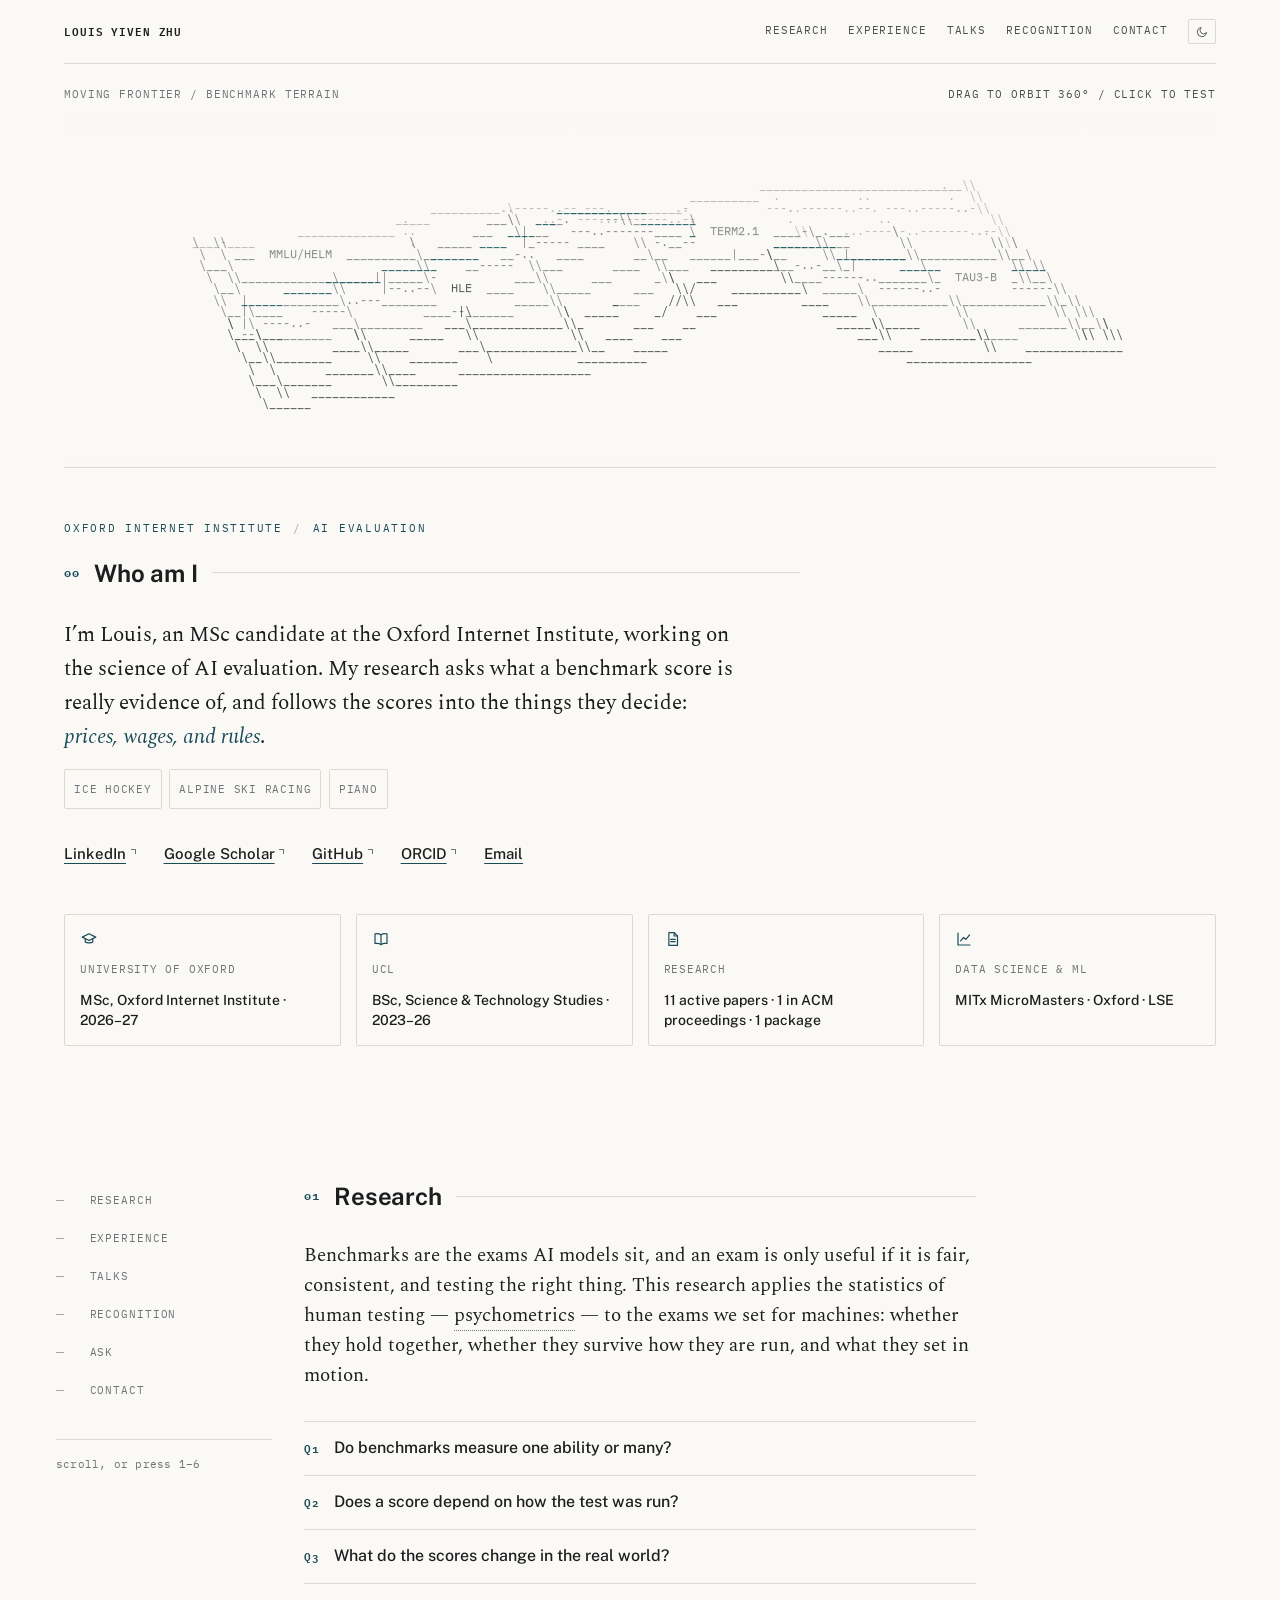
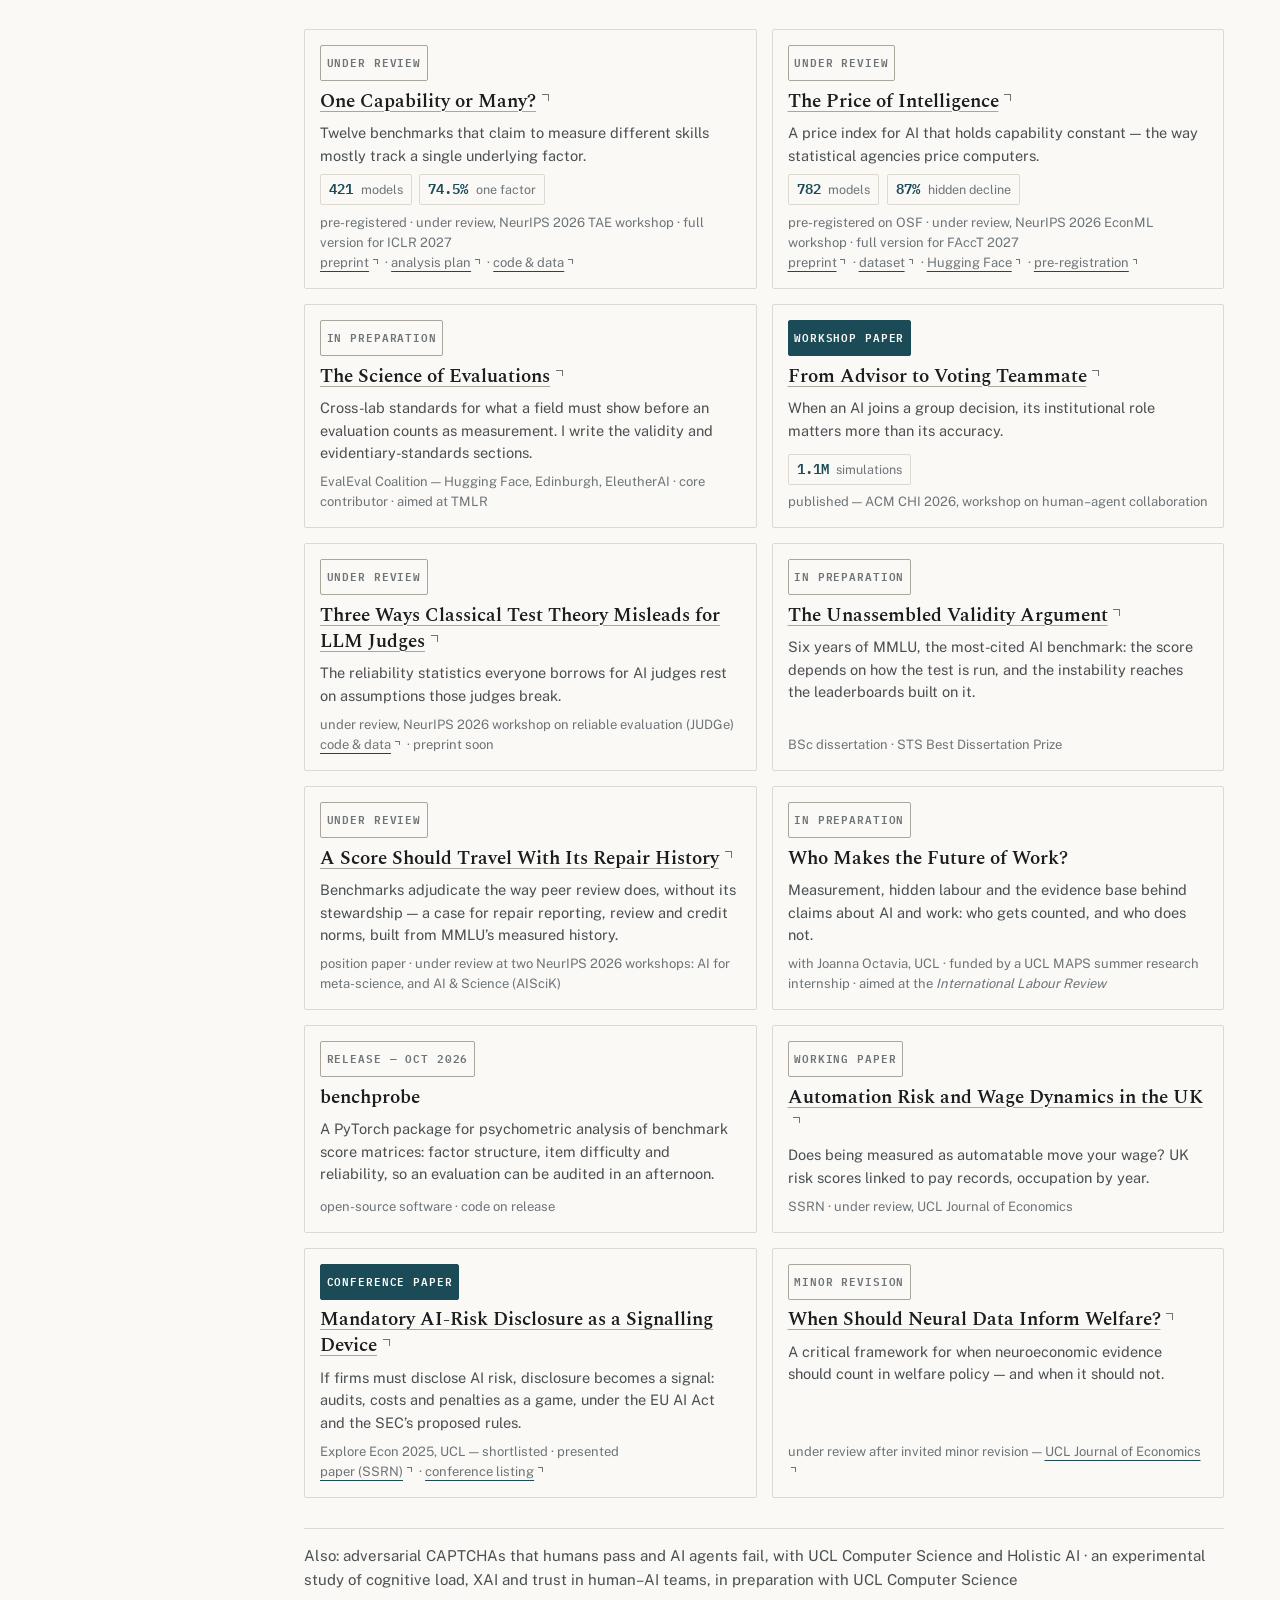
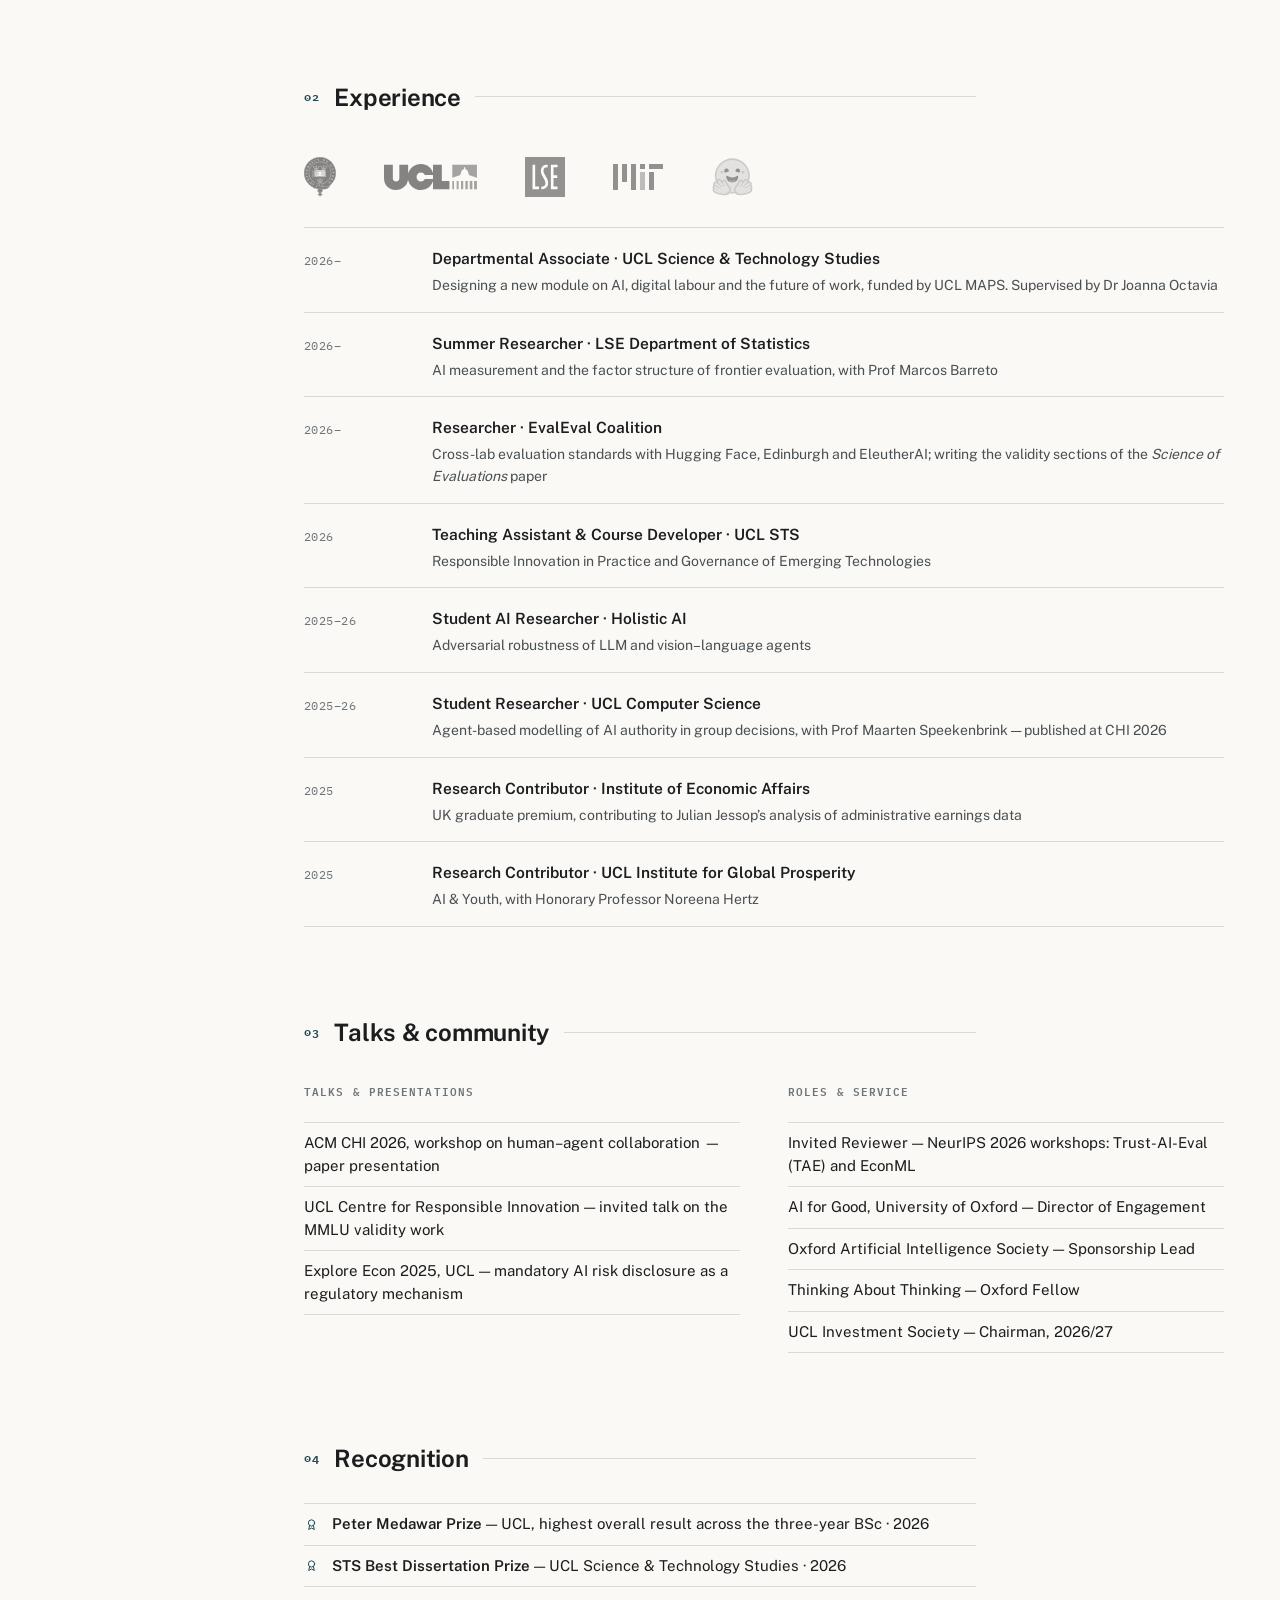
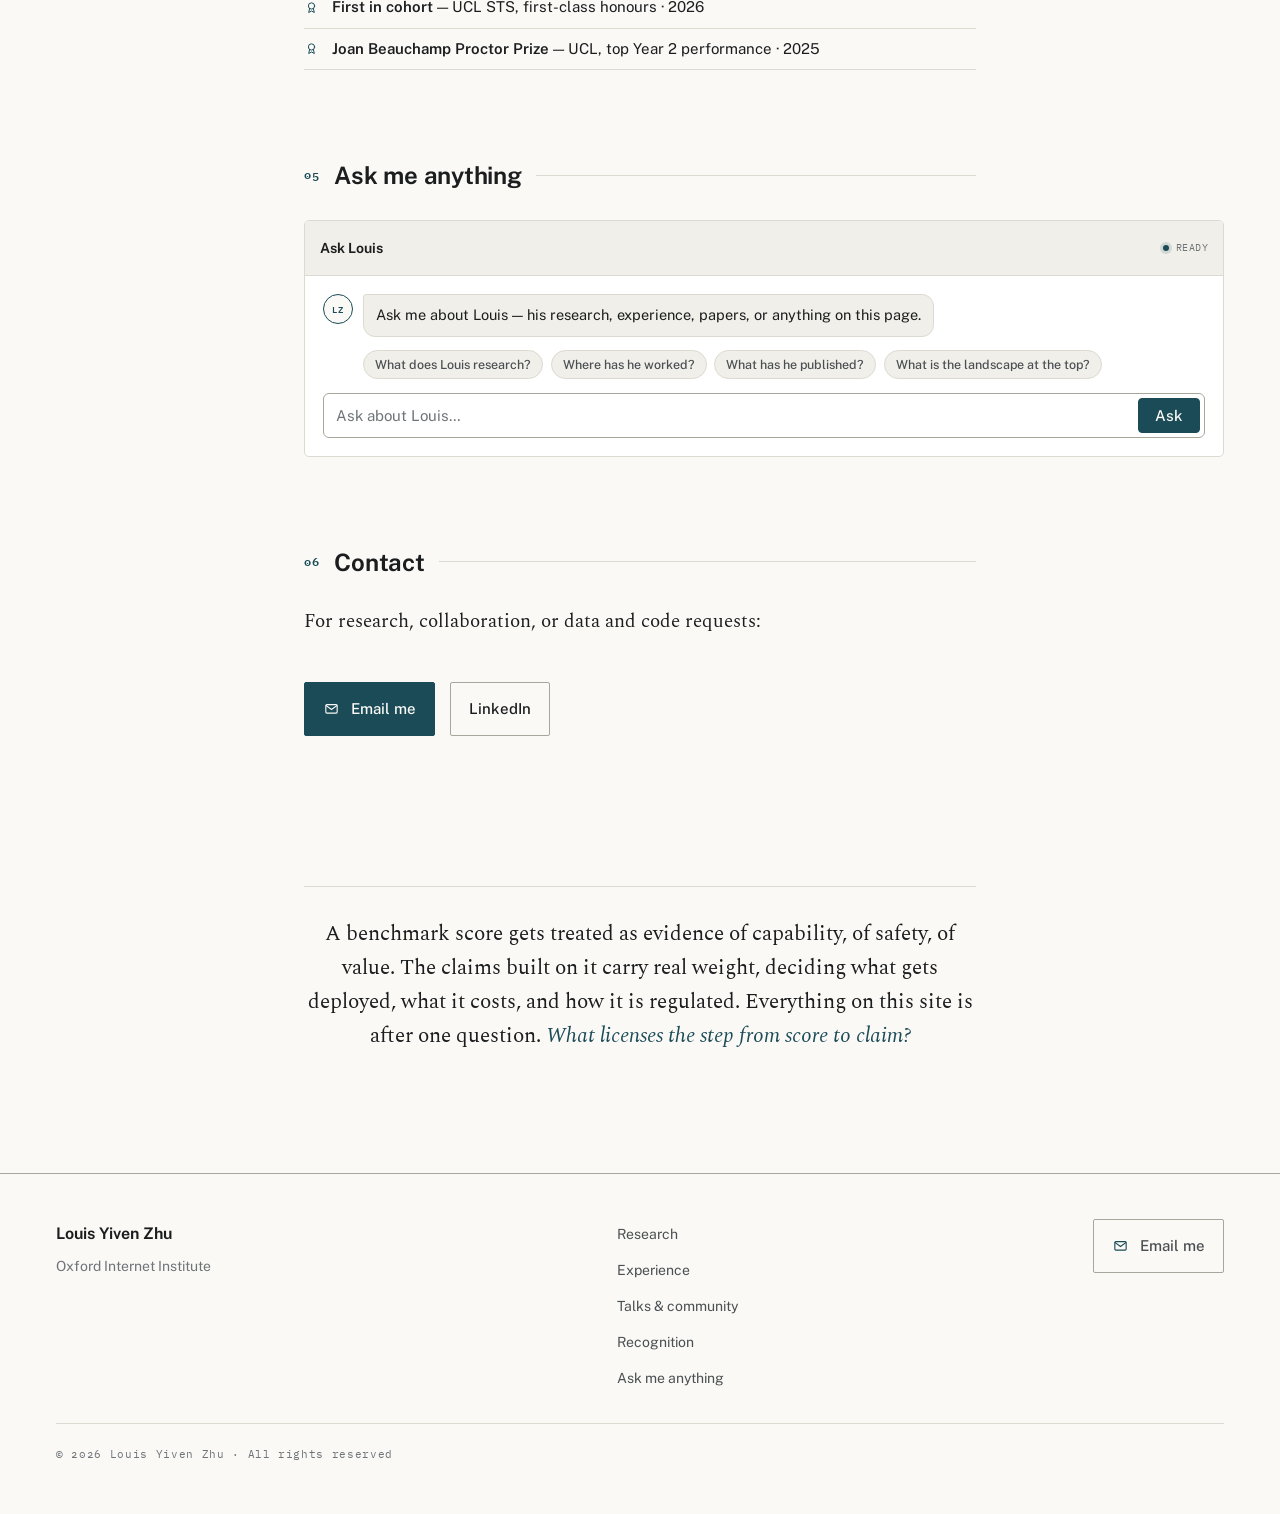
<file: index.html>
<!doctype html>
<html lang="en">
<head>
<meta charset="utf-8">
<meta name="viewport" content="width=device-width, initial-scale=1">
<title>Louis Yiven Zhu</title>
<meta name="description" content="Louis Yiven Zhu — researcher in AI evaluation and measurement. Oxford Internet Institute. Do benchmark scores deserve the weight they carry?">
<meta name="theme-color" content="#FAF9F6">

<link rel="canonical" href="https://louisyzhu.github.io/">
<meta name="author" content="Louis Yiven Zhu">

<!-- who this page is about, for search engines -->
<script type="application/ld+json">
{
  "@context": "https://schema.org",
  "@type": "Person",
  "name": "Louis Yiven Zhu",
  "alternateName": ["Louis Zhu", "Yiven Zhu"],
  "url": "https://louisyzhu.github.io/",
  "jobTitle": "MSc candidate, Oxford Internet Institute",
  "affiliation": { "@type": "CollegeOrUniversity", "name": "University of Oxford" },
  "alumniOf": { "@type": "CollegeOrUniversity", "name": "UCL" },
  "knowsAbout": ["AI evaluation", "psychometrics", "benchmark validity", "economics of AI"],
  "email": "mailto:yiven.zhu@oii.ox.ac.uk",
  "sameAs": [
    "https://www.linkedin.com/in/yiven-z",
    "https://scholar.google.com/citations?user=XCeO1nIAAAAJ",
    "https://github.com/louisyzhu",
    "https://orcid.org/0009-0001-5579-0340"
  ]
}
</script>
<meta property="og:type" content="website">
<meta property="og:url" content="https://louisyzhu.github.io/">
<meta property="og:title" content="Louis Yiven Zhu">
<meta property="og:description" content="Researcher in AI evaluation and measurement — do benchmark scores deserve the weight they carry? Oxford Internet Institute.">
<meta property="og:image" content="https://louisyzhu.github.io/img/og.png">
<meta name="twitter:card" content="summary_large_image">
<meta name="twitter:title" content="Louis Yiven Zhu">
<meta name="twitter:description" content="Researcher in AI evaluation and measurement — do benchmark scores deserve the weight they carry? Oxford Internet Institute.">
<link rel="icon" href="data:image/svg+xml,%3Csvg xmlns='http://www.w3.org/2000/svg' viewBox='0 0 16 16'%3E%3Crect width='16' height='16' fill='%23FAF9F6'/%3E%3Cg fill='%231B4B57'%3E%3Crect x='1' y='1' width='3' height='3'/%3E%3Crect x='5' y='1' width='3' height='3'/%3E%3Crect x='9' y='1' width='3' height='3' opacity='.55'/%3E%3Crect x='13' y='1' width='2' height='3' opacity='.2'/%3E%3Crect x='1' y='5' width='3' height='3'/%3E%3Crect x='5' y='5' width='3' height='3' opacity='.55'/%3E%3Crect x='9' y='5' width='3' height='3' opacity='.2'/%3E%3Crect x='1' y='9' width='3' height='3' opacity='.55'/%3E%3Crect x='5' y='9' width='3' height='3' opacity='.2'/%3E%3Crect x='1' y='13' width='3' height='2' opacity='.2'/%3E%3C/g%3E%3C/svg%3E">

<!-- runs before first paint so a stored theme never flashes -->
<script>var t=localStorage.getItem('theme');if(t)document.documentElement.style.colorScheme=t;</script>

<link rel="preload" href="fonts/spectral-400.woff2" as="font" type="font/woff2" crossorigin>
<link rel="preload" href="fonts/spectral-600.woff2" as="font" type="font/woff2" crossorigin>
<link rel="preload" href="fonts/public-sans-var.woff2" as="font" type="font/woff2" crossorigin>
<link rel="preload" href="fonts/plex-mono-400.woff2" as="font" type="font/woff2" crossorigin>
<link rel="stylesheet" href="styles.css">
</head>
<body id="top">

<svg style="display:none" aria-hidden="true">
  <symbol id="i-cap" viewBox="0 0 24 24"><path d="M3 9.5L12 5l9 4.5-9 4.5-9-4.5z"/><path d="M7 11.8V16c1.8 1.6 8.2 1.6 10 0v-4.2"/></symbol>
  <symbol id="i-award" viewBox="0 0 24 24"><circle cx="12" cy="9.5" r="5"/><path d="M9 13.8L7.5 20l4.5-2.4L16.5 20 15 13.8"/></symbol>
  <symbol id="i-doc" viewBox="0 0 24 24"><path d="M6.5 3.5h7L18 8v12.5H6.5z"/><path d="M13.5 3.5V8H18"/><path d="M9 12.5h6M9 15.5h6"/></symbol>
  <symbol id="i-chart" viewBox="0 0 24 24"><path d="M4 4v16h16"/><path d="M7.5 14.5l4-4.5 3 2.5 5-6"/></symbol>
  <symbol id="i-box" viewBox="0 0 24 24"><path d="M4.5 8L12 4l7.5 4v8L12 20l-7.5-4z"/><path d="M4.5 8L12 12l7.5-4M12 12v8"/></symbol>
  <symbol id="i-shield" viewBox="0 0 24 24"><path d="M12 3.5l7 2.8V12c0 4.5-3 7-7 8.5-4-1.5-7-4-7-8.5V6.3z"/><path d="M9 11.8l2.2 2.2 4-4.4"/></symbol>
  <symbol id="i-book" viewBox="0 0 24 24"><path d="M12 6.5C10 4.8 7 4.5 4 5v13c3-.5 6-.2 8 1.5 2-1.7 5-2 8-1.5V5c-3-.5-6-.2-8 1.5z"/><path d="M12 6.5v13"/></symbol>
  <symbol id="i-mail" viewBox="0 0 24 24"><rect x="4" y="6.5" width="16" height="12" rx="1.5"/><path d="M4.5 8l7.5 5.5L19.5 8"/></symbol>
  <symbol id="i-moon" viewBox="0 0 24 24"><path d="M19.5 13.5A7.8 7.8 0 1110.5 4.5a6.2 6.2 0 009 9z"/></symbol>
</svg>

<a class="skip-link" href="#research">Skip to content</a>
<div class="progress" aria-hidden="true"><b></b></div>

<div class="topbar">
  <p class="wordmark"><a href="#top">Louis Yiven Zhu</a></p>
  <nav aria-label="Primary">
    <a href="#research">research</a>
    <a href="#experience">experience</a>
    <a href="#talks">talks</a>
    <a href="#recognition">recognition</a>
    <a href="#contact">contact</a>
    <button class="icon-btn" id="theme" type="button" aria-label="Invert colours"><svg class="icon"><use href="#i-moon"/></svg></button>
  </nav>
</div>

<!-- ================================================================
     HERO — the moving frontier.
     A live, three-dimensional benchmark landscape drawn only in typed
     characters. Its highlighted frontier moves as the terrain changes;
     hover bends it, dragging changes the view, and clicking sends an
     evaluation pulse across the surface.
     ================================================================ -->
<header class="hero-wrap" id="intro">
  <figure class="banner" id="field" data-scene="frontier" role="img" tabindex="0" aria-label="An interactive three-dimensional ASCII landscape. A raised capability frontier moves across labeled regions for real AI evaluations as the terrain changes. Hover deforms the surface, drag horizontally to orbit through 360 degrees, and click to send an evaluation pulse. Arrow keys orbit the scene and Enter sends the same pulse.">
    <noscript><style>.banner .stack{display:none}.banner{border:0}</style></noscript>
    <div class="banner-head" aria-hidden="true">
      <span>Moving frontier / benchmark terrain</span>
      <span class="hint frontier-readout">drag to orbit 360&deg; &middot; click to test</span>
    </div>
    <div class="stack" aria-hidden="true">
      <pre class="l-far"></pre>
      <pre class="l-ghost"></pre>
      <pre class="l-mid"></pre>
      <pre class="l-near"></pre>
      <pre class="crest"></pre>
      <div class="mist"></div>
    </div>
  </figure>

  <div class="hero">
    <p class="eyebrow"><span>Oxford Internet Institute</span><span class="eyebrow-sep" aria-hidden="true">/</span><span>AI Evaluation</span></p>
    <h1 class="sec-h"><span class="n">00</span>Who am I</h1>
    <p class="lede">I&rsquo;m Louis, an MSc candidate at the Oxford Internet Institute, working on the science of AI evaluation. My research asks what a benchmark score is really evidence of, and follows the scores into the things they decide: <em>prices, wages, and rules</em>.</p>
    <p class="offdesk"><span>ice hockey</span><span>alpine ski racing</span><span>piano</span></p>
    <div class="utility">
      <a class="ext" href="https://www.linkedin.com/in/yiven-z">LinkedIn</a>
      <a class="ext" href="https://scholar.google.com/citations?user=XCeO1nIAAAAJ&amp;hl=en">Google Scholar</a>
      <a class="ext" href="https://github.com/louisyzhu">GitHub</a>
      <a class="ext" href="https://orcid.org/0009-0001-5579-0340">ORCID</a>
      <a href="mailto:yiven.zhu@oii.ox.ac.uk">Email</a>
    </div>
  </div>

  <ul class="facts">
    <li class="fact"><svg class="icon"><use href="#i-cap"/></svg><span class="fact-k">University of Oxford</span><span class="fact-v">MSc, Oxford Internet Institute &middot; 2026&ndash;27</span></li>
    <li class="fact"><svg class="icon"><use href="#i-book"/></svg><span class="fact-k">UCL</span><span class="fact-v">BSc, Science &amp; Technology Studies &middot; 2023&ndash;26</span></li>
    <li class="fact"><svg class="icon"><use href="#i-doc"/></svg><span class="fact-k">Research</span><span class="fact-v">11 active papers &middot; 1 in ACM proceedings &middot; 1 package</span></li>
    <li class="fact"><svg class="icon"><use href="#i-chart"/></svg><span class="fact-k">Data Science &amp; ML</span><span class="fact-v">MITx MicroMasters &middot; Oxford &middot; LSE</span></li>
  </ul>
</header>

<main>

  <nav class="spine" aria-label="Sections">
    <ol>
      <li><a href="#research"><span>research</span></a></li>
      <li><a href="#experience"><span>experience</span></a></li>
      <li><a href="#talks"><span>talks</span></a></li>
      <li><a href="#recognition"><span>recognition</span></a></li>
      <li><a href="#ask"><span>ask</span></a></li>
      <li><a href="#contact"><span>contact</span></a></li>
    </ol>
    <p class="legend">scroll, or press 1&ndash;6</p>
  </nav>

  <!-- ============================================================ -->
  <section id="research">
    <h2><span class="n">01</span>Research</h2>

    <p>Benchmarks are the exams AI models sit, and an exam is only useful if it is fair, consistent, and testing the right thing. This research applies the statistics of human testing &mdash; <span class="pop term" tabindex="0">psychometrics<span class="pop-body" role="note">The statistical field behind standardised testing: how to tell whether a test is reliable, comparable, and measuring what it claims.</span></span> &mdash; to the exams we set for machines: whether they hold together, whether they survive how they are run, and what they set in motion.</p>

    <ol class="qlist">
      <li><span class="q-n">Q1</span>Do benchmarks measure one ability or many?</li>
      <li><span class="q-n">Q2</span>Does a score depend on how the test was run?</li>
      <li><span class="q-n">Q3</span>What do the scores change in the real world?</li>
    </ol>

    <div class="pubs">
      <article class="pub">
        <div class="pub-top"><span class="status is-pending">under review</span></div>
        <h3 class="pub-title"><a class="ext" href="https://arxiv.org/abs/2608.29420">One Capability or Many?</a></h3>
        <p>Twelve benchmarks that claim to measure different skills mostly track a single underlying factor.</p>
        <p class="stat-row">
          <span class="pop"><span class="stat-chip" tabindex="0"><b>421</b> models</span><span class="pop-body" role="note">Hash-pinned frontier model configurations in the frozen twelve-benchmark battery.</span></span>
          <span class="pop"><span class="stat-chip" tabindex="0"><b>74.5%</b> one factor</span><span class="pop-body" role="note">Share of common variance on the first factor, exploratory factor analysis. As reported in the manuscript.</span></span>
        </p>
        <p class="pub-meta">pre-registered &middot; under review, NeurIPS 2026 TAE workshop &middot; full version for ICLR 2027<br><a class="ext" href="https://arxiv.org/abs/2608.29420">preprint</a> &middot; <a class="ext" href="https://doi.org/10.17605/OSF.IO/VD34J">analysis plan</a> &middot; <a class="ext" href="https://github.com/louisyzhu/frontier-ai-economic-validity">code &amp; data</a></p>
      </article>

      <article class="pub">
        <div class="pub-top"><span class="status is-pending">under review</span></div>
        <h3 class="pub-title"><a class="ext" href="https://arxiv.org/abs/2608.29843">The Price of Intelligence</a></h3>
        <p>A price index for AI that holds capability constant &mdash; the way statistical agencies price computers.</p>
        <p class="stat-row">
          <span class="pop"><span class="stat-chip" tabindex="0"><b>782</b> models</span><span class="pop-body" role="note">Models in the frozen 31-month price panel, each observation with source URL and archive timestamp.</span></span>
          <span class="pop"><span class="stat-chip" tabindex="0"><b>87%</b> hidden decline</span><span class="pop-body" role="note">Share of the measured decline in the price of capability that standard matched-model methods cannot see, because it arrives through new models rather than price cuts on old ones.</span></span>
        </p>
        <p class="pub-meta">pre-registered on OSF &middot; under review, NeurIPS 2026 EconML workshop &middot; full version for FAccT 2027<br><a class="ext" href="https://arxiv.org/abs/2608.29843">preprint</a> &middot; <a class="ext" href="https://doi.org/10.5281/zenodo.22177190">dataset</a> &middot; <a class="ext" href="https://huggingface.co/datasets/louisyzhu/price-of-intelligence">Hugging Face</a> &middot; <a class="ext" href="https://doi.org/10.17605/OSF.IO/5UQJ2">pre-registration</a></p>
      </article>

      <article class="pub">
        <div class="pub-top"><span class="status is-pending">in preparation</span></div>
        <h3 class="pub-title"><a class="ext" href="https://evalevalai.com">The Science of Evaluations</a></h3>
        <p>Cross-lab standards for what a field must show before an evaluation counts as measurement. I write the validity and evidentiary-standards sections.</p>
        <p class="pub-meta">EvalEval Coalition &mdash; Hugging Face, Edinburgh, EleutherAI &middot; core contributor &middot; aimed at TMLR</p>
      </article>

      <article class="pub">
        <div class="pub-top"><span class="status is-published">workshop paper</span></div>
        <h3 class="pub-title"><a class="ext" href="https://chi26workshop-human-agent-collaboration.hailab.io/assets/papers/36%20-%20From%20Advisor%20to%20Voting%20Teammate%20Institutional%20Authority%20and%20Information%20Structures%20of%20AI%20Agents%20in%20Bounded-Rational%20Human%20Groups.pdf">From Advisor to Voting Teammate</a></h3>
        <p>When an AI joins a group decision, its institutional role matters more than its accuracy.</p>
        <p class="stat-row">
          <span class="pop"><span class="stat-chip" tabindex="0"><b>1.1M</b> simulations</span><span class="pop-body" role="note">Runs of the agent-based model across authority structures and information conditions.</span></span>
        </p>
        <p class="pub-meta">published &mdash; ACM CHI 2026, workshop on human&ndash;agent collaboration</p>
      </article>

      <article class="pub">
        <div class="pub-top"><span class="status is-pending">under review</span></div>
        <h3 class="pub-title"><a class="ext" href="https://github.com/louisyzhu/llm-judge-reliability">Three Ways Classical Test Theory Misleads for LLM Judges</a></h3>
        <p>The reliability statistics everyone borrows for AI judges rest on assumptions those judges break.</p>
        <p class="pub-meta">under review, NeurIPS 2026 workshop on reliable evaluation (JUDGe)<br><a class="ext" href="https://github.com/louisyzhu/llm-judge-reliability">code &amp; data</a> &middot; preprint soon</p>
      </article>

      <article class="pub">
        <div class="pub-top"><span class="status is-pending">in preparation</span></div>
        <h3 class="pub-title"><a class="ext" href="https://drive.google.com/file/d/16Pul0tHNa0pGW-a8w9Y53BetsqL0BqaO/view">The Unassembled Validity Argument</a></h3>
        <p>Six years of MMLU, the most-cited AI benchmark: the score depends on how the test is run, and the instability reaches the leaderboards built on it.</p>
        <p class="pub-meta">BSc dissertation &middot; STS Best Dissertation Prize</p>
      </article>

      <article class="pub">
        <div class="pub-top"><span class="status is-pending">under review</span></div>
        <h3 class="pub-title"><a class="ext" href="https://doi.org/10.31235/osf.io/7bg8r_v1">A Score Should Travel With Its Repair History</a></h3>
        <p>Benchmarks adjudicate the way peer review does, without its stewardship &mdash; a case for repair reporting, review and credit norms, built from MMLU&rsquo;s measured history.</p>
        <p class="pub-meta">position paper &middot; under review at two NeurIPS 2026 workshops: AI for meta-science, and AI &amp; Science (AISciK)</p>
      </article>

      <article class="pub">
        <div class="pub-top"><span class="status is-pending">in preparation</span></div>
        <h3 class="pub-title">Who Makes the Future of Work?</h3>
        <p>Measurement, hidden labour and the evidence base behind claims about AI and work: who gets counted, and who does not.</p>
        <p class="pub-meta">with Joanna Octavia, UCL &middot; funded by a UCL MAPS summer research internship &middot; aimed at the <em>International Labour Review</em></p>
      </article>

      <article class="pub">
        <div class="pub-top"><span class="status is-pending">release &mdash; Oct 2026</span></div>
        <h3 class="pub-title">benchprobe</h3>
        <p>A PyTorch package for psychometric analysis of benchmark score matrices: factor structure, item difficulty and reliability, so an evaluation can be audited in an afternoon.</p>
        <p class="pub-meta">open-source software &middot; code on release</p>
      </article>

      <article class="pub">
        <div class="pub-top"><span class="status is-pending">working paper</span></div>
        <h3 class="pub-title"><a class="ext" href="https://doi.org/10.2139/ssrn.5736503">Automation Risk and Wage Dynamics in the UK</a></h3>
        <p>Does being measured as automatable move your wage? UK risk scores linked to pay records, occupation by year.</p>
        <p class="pub-meta">SSRN &middot; under review, UCL Journal of Economics</p>
      </article>

      <article class="pub">
        <div class="pub-top"><span class="status is-published">conference paper</span></div>
        <h3 class="pub-title"><a class="ext" href="https://doi.org/10.2139/ssrn.5736722">Mandatory AI-Risk Disclosure as a Signalling Device</a></h3>
        <p>If firms must disclose AI risk, disclosure becomes a signal: audits, costs and penalties as a game, under the EU AI Act and the SEC&rsquo;s proposed rules.</p>
        <p class="pub-meta">Explore Econ 2025, UCL &mdash; shortlisted &middot; presented<br>
        <a class="ext" href="https://doi.org/10.2139/ssrn.5736722">paper (SSRN)</a> &middot; <a class="ext" href="https://www.ucl.ac.uk/social-historical-sciences/explore-econ-shortlisted-submissions-2025">conference listing</a></p>
      </article>

      <article class="pub">
        <div class="pub-top"><span class="status is-pending">minor revision</span></div>
        <h3 class="pub-title"><a class="ext" href="https://doi.org/10.48550/arXiv.2511.19548">When Should Neural Data Inform Welfare?</a></h3>
        <p>A critical framework for when neuroeconomic evidence should count in welfare policy &mdash; and when it should not.</p>
        <p class="pub-meta">under review after invited minor revision &mdash; <a class="ext" href="https://student-journals.ucl.ac.uk/UJE/">UCL Journal of Economics</a></p>
      </article>
    </div>

    <p class="also">Also: adversarial CAPTCHAs that humans pass and AI agents fail, with UCL&nbsp;Computer&nbsp;Science and Holistic&nbsp;AI &middot; an experimental study of cognitive load, XAI and trust in human&ndash;AI teams, in preparation with UCL&nbsp;Computer&nbsp;Science</p>
  </section>

  <!-- ============================================================ -->
  <section id="experience">
    <h2><span class="n">02</span>Experience</h2>

    <div class="orgs" aria-label="Institutions">
      <img src="img/oxford.svg" alt="University of Oxford" class="org org-tall">
      <img src="img/ucl.svg" alt="UCL" class="org">
      <img src="img/lse.svg" alt="LSE" class="org org-tall">
      <img src="img/mit.svg" alt="MIT" class="org">
      <img src="img/hf.svg" alt="Hugging Face" class="org org-tall">
    </div>

    <div class="xp-list">
      <div class="xp">
        <span class="xp-when">2026&ndash;</span>
        <div class="xp-body">
          <p class="xp-role">Departmental Associate &middot; UCL Science &amp; Technology Studies</p>
          <p class="xp-desc">Designing a new module on AI, digital labour and the future of work, funded by UCL MAPS. Supervised by Dr Joanna Octavia</p>
        </div>
      </div>
      <div class="xp">
        <span class="xp-when">2026&ndash;</span>
        <div class="xp-body">
          <p class="xp-role">Summer Researcher &middot; LSE Department of Statistics</p>
          <p class="xp-desc">AI measurement and the factor structure of frontier evaluation, with Prof Marcos Barreto</p>
        </div>
      </div>
      <div class="xp">
        <span class="xp-when">2026&ndash;</span>
        <div class="xp-body">
          <p class="xp-role">Researcher &middot; EvalEval Coalition</p>
          <p class="xp-desc">Cross-lab evaluation standards with Hugging Face, Edinburgh and EleutherAI; writing the validity sections of the <em>Science of Evaluations</em> paper</p>
        </div>
      </div>
      <div class="xp">
        <span class="xp-when">2026</span>
        <div class="xp-body">
          <p class="xp-role">Teaching Assistant &amp; Course Developer &middot; UCL STS</p>
          <p class="xp-desc">Responsible Innovation in Practice and Governance of Emerging Technologies</p>
        </div>
      </div>
      <div class="xp">
        <span class="xp-when">2025&ndash;26</span>
        <div class="xp-body">
          <p class="xp-role">Student AI Researcher &middot; Holistic AI</p>
          <p class="xp-desc">Adversarial robustness of LLM and vision&ndash;language agents</p>
        </div>
      </div>
      <div class="xp">
        <span class="xp-when">2025&ndash;26</span>
        <div class="xp-body">
          <p class="xp-role">Student Researcher &middot; UCL Computer Science</p>
          <p class="xp-desc">Agent-based modelling of AI authority in group decisions, with Prof Maarten Speekenbrink &mdash; published at CHI 2026</p>
        </div>
      </div>
      <div class="xp">
        <span class="xp-when">2025</span>
        <div class="xp-body">
          <p class="xp-role">Research Contributor &middot; Institute of Economic Affairs</p>
          <p class="xp-desc">UK graduate premium, contributing to Julian Jessop&rsquo;s analysis of administrative earnings data</p>
        </div>
      </div>
      <div class="xp">
        <span class="xp-when">2025</span>
        <div class="xp-body">
          <p class="xp-role">Research Contributor &middot; UCL Institute for Global Prosperity</p>
          <p class="xp-desc">AI &amp; Youth, with Honorary Professor Noreena Hertz</p>
        </div>
      </div>
    </div>
  </section>

  <!-- ============================================================ -->
  <section id="talks">
    <h2><span class="n">03</span>Talks &amp; community</h2>

    <div class="cols-2">
      <div>
        <h3 class="mini-h">Talks &amp; presentations</h3>
        <ul class="plain-list">
          <li>ACM CHI 2026, workshop on human&ndash;agent collaboration &mdash; paper presentation</li>
          <li>UCL Centre for Responsible Innovation &mdash; invited talk on the MMLU validity work</li>
          <li>Explore Econ 2025, UCL &mdash; mandatory AI risk disclosure as a regulatory mechanism</li>
        </ul>
      </div>
      <div>
        <h3 class="mini-h">Roles &amp; service</h3>
        <ul class="plain-list">
          <li>Invited Reviewer &mdash; NeurIPS 2026 workshops: Trust-AI-Eval (TAE) and EconML</li>
          <li>AI for Good, University of Oxford &mdash; Director of Engagement</li>
          <li>Oxford Artificial Intelligence Society &mdash; Sponsorship Lead</li>
          <li>Thinking About Thinking &mdash; Oxford Fellow</li>
          <li>UCL Investment Society &mdash; Chairman, 2026/27</li>
        </ul>
      </div>
    </div>
  </section>

  <!-- ============================================================ -->
  <section id="recognition">
    <h2><span class="n">04</span>Recognition</h2>

    <ul class="plain-list award-list">
      <li><svg class="icon"><use href="#i-award"/></svg><span><strong>Peter Medawar Prize</strong> &mdash; UCL, highest overall result across the three-year BSc &middot; 2026</span></li>
      <li><svg class="icon"><use href="#i-award"/></svg><span><strong>STS Best Dissertation Prize</strong> &mdash; UCL Science &amp; Technology Studies &middot; 2026</span></li>
      <li><svg class="icon"><use href="#i-award"/></svg><span><strong>First in cohort</strong> &mdash; UCL STS, first-class honours &middot; 2026</span></li>
      <li><svg class="icon"><use href="#i-award"/></svg><span><strong>Joan Beauchamp Proctor Prize</strong> &mdash; UCL, top Year 2 performance &middot; 2025</span></li>
    </ul>
  </section>

  <!-- ============================================================ -->
  <section id="ask">
    <h2><span class="n">05</span>Ask me anything</h2>

    <div class="chat">
      <div class="chat-head">
        <div>
          <strong>Ask Louis</strong>
        </div>
        <span class="chat-state"><i></i>ready</span>
      </div>
      <div class="chat-log" id="chat-log" aria-live="polite"></div>
      <div class="chat-chips" id="chat-chips">
        <button type="button">What does Louis research?</button>
        <button type="button">Where has he worked?</button>
        <button type="button">What has he published?</button>
        <button type="button">What is the landscape at the top?</button>
      </div>
      <form class="chat-bar" id="chat-form">
        <input id="chat-in" type="text" placeholder="Ask about Louis&hellip;" autocomplete="off" aria-label="Ask a question about Louis">
        <button class="email-card" type="submit">Ask</button>
      </form>
    </div>
  </section>

  <!-- ============================================================ -->
  <section id="contact">
    <h2><span class="n">06</span>Contact</h2>

    <p>For research, collaboration, or data and code requests:</p>

    <p class="email"><a class="email-card" href="mailto:yiven.zhu@oii.ox.ac.uk"><svg class="icon"><use href="#i-mail"/></svg>Email me</a>
    <a class="email-card" href="https://www.linkedin.com/in/yiven-z">LinkedIn</a></p>
  </section>

</main>

<aside class="outro">
  <p>A benchmark score gets treated as evidence of capability, of safety, of value. The claims built on it carry real weight, deciding what gets deployed, what it costs, and how it is regulated. Everything on this site is after one question. <em>What licenses the step from score to claim?</em></p>
</aside>

<footer class="page-footer">
  <div class="foot-grid">
    <div>
      <p class="foot-name">Louis Yiven Zhu</p>
      <p class="foot-sub">Oxford Internet Institute</p>
    </div>
    <nav class="foot-toc" aria-label="Footer">
      <a href="#research">Research</a>
      <a href="#experience">Experience</a>
      <a href="#talks">Talks &amp; community</a>
      <a href="#recognition">Recognition</a>
      <a href="#ask">Ask me anything</a>
    </nav>
    <div class="foot-contact">
      <a class="email-card" href="mailto:yiven.zhu@oii.ox.ac.uk"><svg class="icon"><use href="#i-mail"/></svg>Email me</a>
    </div>
  </div>
  <p class="foot-legal">&copy; 2026 Louis Yiven Zhu &middot; All rights reserved</p>
</footer>

<script src="banner.js"></script>
<script src="site.js"></script>
<script src="ask.js"></script>
</body>
</html>
</file>
<file: styles.css>
/* =====================================================================
   Louis Yiven Zhu — personal site
   hand-written. no build step. no framework. no CDN.

   Bone paper, one petrol ink for meaning, Spectral for prose,
   Public Sans for labels, Plex Mono for data. Margins sit on a 30px
   grid; colour is never decorative.
   ===================================================================== */

/* ------------------------------------------------------------------ */
/* 0. FACES — all SIL OFL, all first-party                             */
/* ------------------------------------------------------------------ */

@font-face {
  font-family: "Spectral";
  src: url("fonts/spectral-400.woff2") format("woff2");
  font-weight: 400; font-style: normal; font-display: swap;
}
@font-face {
  font-family: "Spectral";
  src: url("fonts/spectral-400i.woff2") format("woff2");
  font-weight: 400; font-style: italic; font-display: swap;
}
@font-face {
  font-family: "Spectral";
  src: url("fonts/spectral-600.woff2") format("woff2");
  font-weight: 600; font-style: normal; font-display: swap;
}
@font-face {
  font-family: "Public Sans";
  src: url("fonts/public-sans-var.woff2") format("woff2");
  font-weight: 100 900; font-style: normal; font-display: swap;
}
@font-face {
  font-family: "IBM Plex Mono";
  src: url("fonts/plex-mono-400.woff2") format("woff2");
  font-weight: 400; font-style: normal; font-display: swap;
}
@font-face {
  font-family: "IBM Plex Mono";
  src: url("fonts/plex-mono-600.woff2") format("woff2");
  font-weight: 600; font-style: normal; font-display: swap;
}

/* ------------------------------------------------------------------ */
/* 1. TOKENS                                                           */
/* ------------------------------------------------------------------ */

:root {
  /* light is the default for everyone; dark is a choice via the toggle */
  color-scheme: light;

  /* surfaces */
  --paper:        light-dark(#FAF9F6, #16181A);
  --paper-sunk:   light-dark(#F1EFE9, #1E2124);
  --paper-raised: light-dark(#FFFFFF, #23272A);

  /* inks */
  --ink:          light-dark(#1B1D1E, #E6E4DF);
  --ink-2:        light-dark(#4A4F52, #B2AFa8);
  --ink-3:        light-dark(#6E7478, #8C9092);

  /* rules */
  --rule:         light-dark(#DCD9D1, #32373A);
  --rule-strong:  light-dark(#A9A69C, #4C5255);

  /* signal — dark mode runs muted eucalyptus, not neon cyan */
  --signal:       light-dark(#1B4B57, #9FC6BB);
  --signal-lift:  light-dark(#0F3944, #C2DCD3);
  --signal-wash:  light-dark(rgba(27, 75, 87, .14), rgba(159, 198, 187, .16));

  /* The field has three legible depths. Teal identifies the moving
     capability frontier and user-triggered evaluation pulses. */
  --line-far:     light-dark(#BCBAB4, #484E4F);
  --line-mid:     light-dark(#858985, #717978);
  --line-near:    light-dark(#4E5453, #AAB0AC);
  --line-accent:  light-dark(#1B5961, #9FC6BB);

  /* type */
  --font-prose: "Spectral", Charter, "Iowan Old Style", Georgia, serif;
  --font-label: "Public Sans", -apple-system, "Helvetica Neue", Arial, sans-serif;
  --font-data:  "IBM Plex Mono", ui-monospace, "SF Mono", Menlo, monospace;

  /* rhythm */
  --line: 30px;
  --measure: 42rem;
  --note: 14rem;
  --gutter: 2rem;
  --edge: 1.5rem;
  --page-max: 1200px;

  /* motion */
  --ease-quiet: cubic-bezier(.22, .61, .36, 1);
  --ease-tick:  cubic-bezier(.40, .00, .20, 1);
}

/* ------------------------------------------------------------------ */
/* 2. BASE                                                             */
/* ------------------------------------------------------------------ */

*, *::before, *::after { box-sizing: border-box; }

html { scroll-behavior: smooth; }

body {
  margin: 0;
  background: var(--paper);
  color: var(--ink);
  font-family: var(--font-prose);
  font-size: 19px;
  line-height: var(--line);
  font-variant-numeric: oldstyle-nums proportional-nums;
  font-feature-settings: 'onum' 1, 'pnum' 1, 'liga' 1, 'kern' 1;
  text-rendering: optimizeLegibility;
  -webkit-font-smoothing: antialiased;
  -moz-osx-font-smoothing: grayscale;
}

html.theming body,
html.theming body * { transition: background-color 240ms linear, color 240ms linear, border-color 240ms linear; }

table, .fig, .stat, code, .status, .spine, .banner, .stat-chip b, .xp-when {
  font-variant-numeric: lining-nums tabular-nums;
  font-feature-settings: 'lnum' 1, 'tnum' 1;
}

p { margin: 0 0 15px; }
p:last-child { margin-bottom: 0; }
h1, h2, h3 { margin: 0; font-weight: 600; }

::selection { background: var(--signal-wash); }

:focus-visible {
  outline: 2px solid var(--signal);
  outline-offset: 2px;
  border-radius: 2px;
}

[id] { scroll-margin-top: calc(var(--line) * 2); }

.skip-link {
  position: absolute; left: -9999px;
  background: var(--paper-raised); color: var(--ink);
  padding: .5rem 1rem; border: 1px solid var(--rule-strong); z-index: 60;
}
.skip-link:focus { left: 1rem; top: 1rem; }

.progress {
  position: fixed; top: 0; left: 0; right: 0;
  height: 2px; z-index: 55; pointer-events: none;
}
.progress b {
  display: block; height: 100%;
  background: var(--signal);
  transform: scaleX(0);
  transform-origin: left;
  opacity: .8;
}

.icon {
  width: 1.05em; height: 1.05em;
  fill: none; stroke: currentColor;
  stroke-width: 1.6; stroke-linecap: round; stroke-linejoin: round;
  vertical-align: -0.18em; flex-shrink: 0;
}

/* ------------------------------------------------------------------ */
/* 3. GRID                                                             */
/* ------------------------------------------------------------------ */

main, .page-footer {
  display: grid;
  grid-template-columns:
    [screen-start] minmax(var(--edge), 1fr)
    [page-start note-start] minmax(0, var(--note))
    [text-start] min(var(--measure), 100% - var(--edge) * 2)
    [text-end] minmax(0, var(--note))
    [note-end page-end] minmax(var(--edge), 1fr)
    [screen-end];
  column-gap: var(--gutter);
}

.page-footer > * { grid-column: page; }

main > section {
  grid-column: text-start / note-end;
  display: grid;
  grid-template-columns: subgrid;
  align-content: start;
}
main > section > * { grid-column: text; }

.l-note { grid-column: text-end / note-end; }

@media (max-width: 64rem) {
  main, .page-footer {
    grid-template-columns:
      [screen-start] var(--edge)
      [page-start note-start text-start] minmax(0, 1fr)
      [text-end note-end page-end] var(--edge)
      [screen-end];
    column-gap: 0;
  }
}

/* ------------------------------------------------------------------ */
/* 4. TOPBAR                                                           */
/* ------------------------------------------------------------------ */

.topbar {
  display: flex;
  justify-content: space-between;
  align-items: center;
  gap: 7.5px 1.5rem;
  flex-wrap: wrap;
  padding: 15px var(--edge);
  max-width: var(--page-max);
  margin: 0 auto;
  font-family: var(--font-data);
  font-size: 11px;
  letter-spacing: .08em;
  text-transform: uppercase;
}
.topbar .wordmark { margin: 0; font-weight: 600; }
.topbar a {
  color: var(--ink-2);
  text-decoration: none;
  padding-bottom: 2px;
  border-bottom: 1px solid transparent;
  transition: color 140ms var(--ease-tick), border-color 140ms var(--ease-tick);
}
.topbar a:hover { color: var(--signal); border-bottom-color: var(--signal); }
.topbar .wordmark a { color: var(--ink); border-bottom: none; }
.topbar nav { display: flex; gap: 1.25rem; align-items: center; flex-wrap: wrap; }

@media (max-width: 40rem) {
  .topbar {
    display: grid;
    grid-template-columns: minmax(0, 1fr) auto;
    align-items: start;
    gap: 9px;
    padding-block: 12px;
    position: relative;
  }
  .topbar nav {
    grid-column: 1 / -1;
    flex-wrap: nowrap;
    gap: .75rem;
    font-size: 10.5px;
    overflow-x: auto;
    padding: 1px 0 3px;
    scrollbar-width: none;
    -webkit-overflow-scrolling: touch;
  }
  .topbar nav::-webkit-scrollbar { display: none; }
  .topbar nav > * { flex: 0 0 auto; }
  .topbar nav .icon-btn {
    position: absolute;
    top: 10px;
    right: var(--edge);
  }
}

.icon-btn {
  background: none;
  border: 1px solid var(--rule);
  border-radius: 2px;
  color: var(--ink-2);
  padding: 4px 6px;
  cursor: pointer;
  line-height: 1;
  transition: color 160ms var(--ease-tick), border-color 160ms var(--ease-tick);
}
.icon-btn .icon { width: 14px; height: 14px; vertical-align: middle; transition: transform 300ms var(--ease-quiet); }
.icon-btn:hover { color: var(--signal); border-color: var(--signal); }
.icon-btn:active .icon { transform: rotate(-30deg); }

/* ------------------------------------------------------------------ */
/* 5. HERO + THE FIELD                                                 */
/* ------------------------------------------------------------------ */

.hero-wrap {
  max-width: var(--page-max);
  margin: 0 auto;
  padding: 0 var(--edge) calc(var(--line) * 1.5);
}

.banner {
  position: relative;
  margin: 0;
  border-block: 1px solid var(--rule);
  overflow: hidden;
}
.banner:focus-visible {
  outline-offset: 4px;
}

.banner-head {
  display: flex;
  justify-content: space-between;
  align-items: baseline;
  gap: 1rem;
  padding-top: 15px;
  font-family: var(--font-data);
  font-size: 11px;
  letter-spacing: .08em;
  text-transform: uppercase;
  color: var(--ink-3);
  min-height: 17px;
}
.banner-head .hint { color: var(--ink-2); }
@media (prefers-reduced-motion: reduce) { .banner-head .hint { display: none; } }
@media (hover: none) { .banner-head .hint { display: none; } }

.stat { white-space: nowrap; display: inline-flex; align-items: center; gap: .6rem; }
.stat-label { color: var(--ink-3); }
.meter {
  display: inline-block;
  width: 72px; height: 3px;
  background: var(--rule);
  overflow: hidden;
}
.meter b {
  display: block; height: 100%;
  background: var(--signal);
  transform: scaleX(0);
  transform-origin: left;
}
.stat-n {
  display: inline-block;
  min-width: 4ch;
  color: var(--ink-2);
  font-weight: 600;
}

/* the 3D stage: an ASCII terrain projected into a fixed-width raster */
.stack {
  position: relative;
  overflow: hidden;
  padding-block: 12px;
  touch-action: pan-y;
}
.stack.is-dragging,
.stack.is-dragging pre { cursor: grabbing; }
.plane {
  transform-origin: 50% 100%;
  will-change: transform;
}
.banner pre {
  margin: 0;
  font-family: var(--font-data);
  font-size: 11.5px;
  line-height: 11.5px;
  white-space: pre;
  overflow: hidden;
  user-select: none;
  cursor: crosshair;
  text-align: center;
  /* fast path for per-frame updates: no shaping niceties, no layout
     propagation outside the box */
  text-rendering: optimizeSpeed;
  font-kerning: none;
  font-variant-ligatures: none;
  font-feature-settings: 'liga' 0, 'kern' 0;
  contain: layout paint;
  will-change: transform;
}
.banner pre.l-far { color: var(--line-far); }
.banner pre.l-ghost,
.banner pre.l-mid,
.banner pre.l-near,
.banner pre.crest {
  position: absolute;
  inset: 0;
  padding-block: 12px;   /* match the in-flow layer's box exactly */
}
/* The ghost layer carries uncertain contours and fading interaction wakes. */
.banner pre.l-ghost { color: var(--line-far); }
.banner pre.l-mid   { color: var(--line-mid); }
.banner pre.l-near  { color: var(--line-near); }
.banner pre.crest   { color: var(--line-accent); font-weight: 600; }
/* A very small edge fade keeps the text from touching the frame. */
.mist {
  position: absolute;
  inset: 0;
  pointer-events: none;
  background: linear-gradient(to bottom,
    var(--paper) 0%, transparent 7%,
    transparent 96%, var(--paper) 100%);
  opacity: .18;
}

.banner-foot {
  display: flex;
  justify-content: space-between;
  align-items: baseline;
  gap: 1rem;
  margin: 0;
  padding-bottom: 15px;
  font-family: var(--font-data);
  font-size: 11px;
  letter-spacing: .06em;
  color: var(--ink-3);
  min-height: 17px;
}
.banner-caption { opacity: 0; transition: opacity 600ms var(--ease-quiet); }
.banner.live .banner-caption { opacity: 1; }
.banner-foot .legend { flex-shrink: 0; }
.live-mark {
  display: inline-block;
  width: 5px;
  height: 5px;
  margin-right: 6px;
  border-radius: 50%;
  background: var(--signal);
  box-shadow: 0 0 0 3px var(--signal-wash);
  vertical-align: .08em;
}

@media (max-width: 40rem) {
  .stack { padding-block: 10px; }
  .banner pre {
    font-size: 10.5px;
    line-height: 11px;
  }
  .banner pre.l-ghost,
  .banner pre.l-mid,
  .banner pre.l-near,
  .banner pre.crest { padding-block: 10px; }
  .banner-head { padding-top: 12px; }
  .banner-foot { padding-bottom: 12px; }
  .banner-foot .legend { display: none; }
}

/* hero text */
.hero { padding-top: calc(var(--line) * 1.5); max-width: 46rem; }
.eyebrow {
  display: flex;
  align-items: baseline;
  gap: .65rem;
  flex-wrap: wrap;
  font-family: var(--font-data);
  font-size: 11px;
  letter-spacing: .16em;
  text-transform: uppercase;
  color: var(--signal);
  margin-bottom: 15px;
}
.eyebrow-sep { color: var(--rule-strong); }
/* the hero heading is a section header like any other — 00 in the
   same scale as 01–05, no display-size name shouting over the page */
h1.sec-h {
  display: flex;
  align-items: center;
  gap: .9rem;
  font-family: var(--font-label);
  font-size: 24px;
  font-weight: 650;
  letter-spacing: -.01em;
  line-height: var(--line);
  margin-bottom: var(--line);
}
h1.sec-h .n {
  font-family: var(--font-data);
  font-size: 12px;
  font-weight: 600;
  letter-spacing: .08em;
  color: var(--signal);
}
h1.sec-h::after { content: ""; flex: 1; height: 1px; background: var(--rule); }

.lede { font-size: 21px; line-height: 34px; max-width: 42rem; }
.lede em { color: var(--signal); font-style: italic; }

/* off the desk, as quiet mono tags */
.offdesk {
  display: flex;
  gap: 7.5px;
  flex-wrap: wrap;
  margin-top: 15px;
}
.offdesk span {
  font-family: var(--font-data);
  font-size: 11px;
  letter-spacing: .07em;
  text-transform: uppercase;
  color: var(--ink-3);
  border: 1px solid var(--rule);
  border-radius: 2px;
  padding: 4px 9px;
}

.utility {
  display: flex; gap: 1.4rem; align-items: baseline; flex-wrap: wrap;
  font-family: var(--font-label); font-size: 15px; font-weight: 500;
  margin-top: var(--line);
}

/* fact tiles */
.facts {
  list-style: none;
  margin: calc(var(--line) * 1.5) 0 0;
  padding: 0;
  display: grid;
  grid-template-columns: repeat(4, 1fr);
  gap: 15px;
}
.fact {
  border: 1px solid var(--rule);
  border-radius: 2px;
  padding: 15px;
  display: grid;
  gap: 6px;
  align-content: start;
  transition: border-color 200ms var(--ease-quiet), translate 200ms var(--ease-quiet);
}
.fact:hover { border-color: var(--rule-strong); translate: 0 -2px; }
.fact .icon { width: 18px; height: 18px; color: var(--signal); }
.fact-k {
  font-family: var(--font-data);
  font-size: 11px;
  letter-spacing: .07em;
  text-transform: uppercase;
  color: var(--ink-3);
}
.fact-v {
  font-family: var(--font-label);
  font-size: 14px;
  font-weight: 500;
  color: var(--ink);
  line-height: 1.45;
}
@media (max-width: 64rem) { .facts { grid-template-columns: repeat(2, 1fr); } }
@media (max-width: 30rem) { .facts { grid-template-columns: 1fr; } }

/* award list */
.award-list li {
  display: flex;
  align-items: baseline;
  gap: .8rem;
}
.award-list .icon { width: 15px; height: 15px; color: var(--signal); flex-shrink: 0; align-self: center; }
.award-list strong { font-weight: 600; }

/* ------------------------------------------------------------------ */
/* 6. SPINE                                                            */
/* ------------------------------------------------------------------ */

.spine {
  grid-column: note-start / text-start;
  grid-row: 1 / span 60;   /* spans the implicit rows; empties cost 0px */
  position: sticky;
  top: var(--line);
  align-self: start;
  font-family: var(--font-data);
  font-size: 11px;
  letter-spacing: .08em;
  text-transform: uppercase;
  padding-top: calc(var(--line) * 3);
}
.spine ol { list-style: none; margin: 0; padding: 0; }
.spine a {
  display: grid;
  grid-template-columns: 1.6rem 1fr;
  gap: .5rem;
  align-items: center;
  color: var(--ink-3);
  text-decoration: none;
  padding-block: 4px;
  transition: color 160ms var(--ease-tick);
}
.spine a:hover { color: var(--ink); }
.spine a::before {
  content: "";
  height: 1px;
  background: var(--rule-strong);
  width: 8px;
  transition: width 200ms var(--ease-tick), background-color 200ms var(--ease-tick);
}
.spine a[aria-current="true"] { color: var(--signal); }
.spine a[aria-current="true"]::before { width: 22px; background: var(--signal); }

.spine .legend {
  margin-top: var(--line);
  padding-top: 15px;
  border-top: 1px solid var(--rule);
  color: var(--ink-3);
  text-transform: none;
  letter-spacing: .02em;
  line-height: 18px;
}

@media (max-width: 64rem) {
  .spine {
    grid-column: text;
    grid-row: auto;
    position: sticky;
    top: 0;
    padding-top: 0;
    background: var(--paper);
    border-bottom: 1px solid var(--rule);
    z-index: 10;
    margin-bottom: var(--line);
  }
  .spine ol { display: flex; gap: 1.1rem; overflow-x: auto; padding-block: 12px; }
  .spine a { display: block; white-space: nowrap; padding-block: 0; }
  .spine a::before { display: none; }
  .spine .legend { display: none; }
}

/* ------------------------------------------------------------------ */
/* 7. SECTIONS                                                         */
/* ------------------------------------------------------------------ */

main { padding-bottom: calc(var(--line) * 2); }
main > section { margin-top: calc(var(--line) * 3); }

h2 {
  grid-column: text-start / note-end;
  display: flex;
  align-items: center;
  gap: .9rem;
  font-family: var(--font-label);
  font-size: 24px;
  font-weight: 650;
  letter-spacing: -.01em;
  color: var(--ink);
  margin-bottom: var(--line);
}
h2 .n {
  font-family: var(--font-data);
  font-size: 12px;
  font-weight: 600;
  letter-spacing: .08em;
  color: var(--signal);
}
h2::after {
  content: "";
  flex: 1;
  height: 1px;
  background: var(--rule);
  transform: scaleX(0);
  transform-origin: left center;
  transition: transform 700ms var(--ease-quiet) 100ms;
}
section.in h2::after { transform: scaleX(1); }

h3 { font-size: 21px; line-height: var(--line); }
.mini-h {
  font-family: var(--font-data);
  font-size: 11px;
  font-weight: 600;
  letter-spacing: .1em;
  text-transform: uppercase;
  color: var(--ink-3);
  margin-bottom: 15px;
}

.rv { opacity: 0; translate: 0 10px; }
.rv.in {
  opacity: 1;
  translate: 0 0;
  transition:
    opacity 550ms var(--ease-quiet) calc(var(--rvi, 0) * 60ms),
    translate 550ms var(--ease-quiet) calc(var(--rvi, 0) * 60ms);
}

/* ------------------------------------------------------------------ */
/* 8. LINKS                                                            */
/* ------------------------------------------------------------------ */

a {
  color: inherit;
  text-decoration: underline;
  text-decoration-color: var(--signal);
  text-decoration-thickness: 1px;
  text-underline-offset: 3.5px;
  transition: color 140ms var(--ease-tick);
}
a:hover, a:focus-visible {
  text-decoration-thickness: 2px;
  color: var(--signal-lift);
}

.ext { margin-right: .35em; }
.ext[href]::after {
  content: "";
  display: inline-block;
  width: .36em; height: .36em;
  margin-left: .3em;
  border-top: 1px solid var(--ink-3);
  border-right: 1px solid var(--ink-3);
  vertical-align: .28em;
  transition: translate 160ms var(--ease-tick), border-color 160ms var(--ease-tick);
}
.ext[href]:hover::after { translate: 1px -1px; border-color: var(--signal); }

/* placeholder links (no href yet) read as plain text */
a:not([href]) { text-decoration: none; color: var(--ink-2); cursor: default; }

.chiplike {
  font-family: var(--font-label);
  font-size: 15px;
  font-weight: 500;
  color: var(--ink-2);
  white-space: nowrap;
}

/* ------------------------------------------------------------------ */
/* 9. POPOVER                                                          */
/* ------------------------------------------------------------------ */

.pop { position: relative; }
.pop::after {
  content: "";
  position: absolute;
  inset: -0.4lh -1ch;
  pointer-events: none;
}
.pop:hover::after, .pop:focus-within::after { pointer-events: auto; }

.pop:not(:hover):not(:focus-within):not(.is-open) > .pop-body { display: none; }
.pop.dismissed > .pop-body { display: none !important; }

.pop-body {
  position: absolute;
  bottom: calc(100% + .55em);
  left: -1ch;
  inline-size: min(23rem, 86vw);
  z-index: 30;
  background: var(--paper-raised);
  border: 1px solid var(--rule-strong);
  padding: .6rem .8rem;
  font-family: var(--font-label);
  font-size: 14px;
  line-height: 1.5;
  font-weight: 400;
  font-style: normal;
  letter-spacing: 0;
  text-transform: none;
  color: var(--ink-2);
  white-space: normal;
  text-align: left;
  box-shadow: 0 3px 14px light-dark(rgba(27, 29, 30, .10), rgba(0, 0, 0, .5));
  transform-origin: bottom left;
  transition: opacity 130ms var(--ease-quiet), scale 130ms var(--ease-quiet), translate 130ms var(--ease-quiet);
}
@starting-style {
  .pop-body { opacity: 0; scale: .97; translate: 0 3px; }
}
@media (max-width: 40rem) {
  .pop-body {
    position: fixed;
    left: var(--edge); right: var(--edge); bottom: var(--edge); top: auto;
    inline-size: auto;
  }
}

.term {
  font-style: normal;
  border-bottom: 1px dotted var(--ink-3);
  cursor: help;
}

/* ------------------------------------------------------------------ */
/* 10. PUBLICATION CARDS                                               */
/* ------------------------------------------------------------------ */

.qlist {
  list-style: none;
  margin: 15px 0 var(--line);
  padding: 0;
}
.qlist li {
  display: flex;
  align-items: baseline;
  gap: .9rem;
  padding: 11px 0;
  border-bottom: 1px solid var(--rule);
  font-family: var(--font-label);
  font-size: 16px;
  font-weight: 500;
}
.qlist li:first-child { border-top: 1px solid var(--rule); }
.q-n {
  font-family: var(--font-data);
  font-size: 11px;
  font-weight: 600;
  letter-spacing: .08em;
  color: var(--signal);
}

.pubs {
  grid-column: text-start / note-end;
  display: grid;
  grid-template-columns: repeat(2, 1fr);
  gap: 15px;
  margin-top: 15px;
}
.pub {
  border: 1px solid var(--rule);
  border-radius: 2px;
  padding: 15px;
  display: flex;
  flex-direction: column;
  gap: 7.5px;
  transition: border-color 200ms var(--ease-quiet), translate 200ms var(--ease-quiet);
}
.pub:hover { border-color: var(--rule-strong); translate: 0 -2px; }
.pub-title { font-size: 19px; line-height: 26px; }
.pub-title a { text-decoration-color: var(--rule-strong); }
.pub-title a[href]:hover { text-decoration-color: var(--signal); }
.pub p {
  font-family: var(--font-label);
  font-size: 14.5px;
  line-height: 1.55;
  color: var(--ink-2);
  margin: 0;
}
.pub > p:nth-of-type(1) { flex-grow: 1; }
.pub-meta {
  font-size: 13px !important;
  color: var(--ink-3) !important;
}
@media (max-width: 64rem) { .pubs { grid-template-columns: 1fr; } }

.stat-row {
  display: flex;
  flex-wrap: wrap;
  gap: 7.5px;
}
.stat-chip {
  display: inline-block;
  border: 1px solid var(--rule);
  border-radius: 2px;
  padding: 4px 8px;
  font-family: var(--font-label);
  font-size: 12.5px;
  color: var(--ink-3);
  cursor: help;
  transition: border-color 200ms var(--ease-quiet);
}
.pop:hover .stat-chip, .pop:focus-within .stat-chip { border-color: var(--signal); }
.stat-chip b {
  font-family: var(--font-data);
  font-size: 13.5px;
  font-weight: 600;
  color: var(--signal);
  margin-right: .3rem;
}

.status {
  display: inline-block;
  font-family: var(--font-data);
  font-size: 11px;
  font-weight: 600;
  letter-spacing: .08em;
  text-transform: uppercase;
  padding: .18em .5em;
  border: 1px solid var(--rule-strong);
  border-radius: 2px;
  color: var(--ink-3);
  align-self: flex-start;
}
.status.is-published {
  color: var(--paper);
  background: var(--signal);
  border-color: var(--signal);
}

.also {
  grid-column: text-start / note-end;
  font-family: var(--font-label);
  font-size: 15px;
  line-height: 1.6;
  color: var(--ink-2);
  margin-top: var(--line);
  padding-top: 15px;
  border-top: 1px solid var(--rule);
}

/* ------------------------------------------------------------------ */
/* 11. EXPERIENCE                                                      */
/* ------------------------------------------------------------------ */

.orgs {
  grid-column: text-start / note-end;
  display: flex;
  align-items: center;
  gap: 3rem;
  flex-wrap: wrap;
  padding: 15px 0 var(--line);
}
.org {
  height: 26px;
  width: auto;
  filter: grayscale(1);
  opacity: .55;
  transition: opacity 200ms var(--ease-quiet), filter 200ms var(--ease-quiet);
}
.org-tall { height: 40px; }
.org:hover { opacity: 1; filter: grayscale(0); }
/* logos invert only when the visitor has chosen dark via the toggle */
:root[style*="color-scheme: dark"] .org { filter: grayscale(1) invert(.85); }
:root[style*="color-scheme: dark"] .org:hover { filter: grayscale(1) invert(.85); opacity: .9; }

.xp-list { grid-column: text-start / note-end; }
.xp {
  display: grid;
  grid-template-columns: 6.5rem 1fr;
  gap: 1.5rem;
  padding: 15px 0;
  border-bottom: 1px solid var(--rule);
}
.xp:first-of-type { border-top: 1px solid var(--rule); }
.xp-when {
  font-family: var(--font-data);
  font-size: 12px;
  letter-spacing: .04em;
  color: var(--ink-3);
  padding-top: 3px;
}
.xp-role {
  font-family: var(--font-label);
  font-size: 15.5px;
  font-weight: 600;
  margin-bottom: 2px;
}
.xp-desc {
  font-family: var(--font-label);
  font-size: 14px;
  line-height: 1.55;
  color: var(--ink-2);
  margin: 0;
}
@media (max-width: 40rem) {
  .xp { grid-template-columns: 1fr; gap: .3rem; }
}

/* ------------------------------------------------------------------ */
/* 12. TALKS / ABOUT / CONTACT                                         */
/* ------------------------------------------------------------------ */

.cols-2 {
  grid-column: text-start / note-end;
  display: grid;
  grid-template-columns: 1fr 1fr;
  gap: var(--line) 3rem;
}
@media (max-width: 64rem) { .cols-2 { grid-template-columns: 1fr; } }

.plain-list {
  list-style: none;
  margin: 0;
  padding: 0;
  font-family: var(--font-label);
  font-size: 15px;
}
.plain-list li {
  padding: 9px 0;
  border-bottom: 1px solid var(--rule);
  line-height: 1.5;
}
.plain-list li:first-child { border-top: 1px solid var(--rule); }

.email { margin-top: var(--line); display: flex; gap: 15px; flex-wrap: wrap; }
.email-card {
  display: inline-flex;
  align-items: center;
  gap: .7rem;
  border: 1px solid var(--rule-strong);
  border-radius: 2px;
  padding: 11px 18px;
  font-family: var(--font-label);
  font-size: 15px;
  font-weight: 500;
  text-decoration: none;
  transition: border-color 200ms var(--ease-quiet), color 200ms var(--ease-quiet), translate 200ms var(--ease-quiet);
}
.email-card:hover { border-color: var(--signal); color: var(--signal); translate: 0 -1px; }
.email-card .icon { width: 17px; height: 17px; color: var(--signal); }
.email .email-card:first-child {
  color: var(--paper);
  background: var(--signal);
  border-color: var(--signal);
}
.email .email-card:first-child .icon { color: currentColor; }
.email .email-card:first-child:hover {
  color: var(--paper);
  background: var(--signal-lift);
  border-color: var(--signal-lift);
}

/* ------------------------------------------------------------------ */
/* 12a. THE ASSISTANT                                                  */
/* ------------------------------------------------------------------ */

.chat {
  grid-column: text-start / note-end;
  overflow: hidden;
  border: 1px solid var(--rule);
  border-radius: 5px;
  background: var(--paper-raised);
}
.chat-head {
  display: flex;
  justify-content: space-between;
  align-items: center;
  gap: 1rem;
  padding: 12px 15px;
  border-bottom: 1px solid var(--rule);
  background: var(--paper-sunk);
}
.chat-head > div {
  display: grid;
  gap: 1px;
}
.chat-head strong {
  font-family: var(--font-label);
  font-size: 14px;
  font-weight: 650;
  color: var(--ink);
}
.chat-state {
  font-family: var(--font-data);
  font-size: 10px;
  letter-spacing: .05em;
  color: var(--ink-3);
}
.chat-state {
  display: inline-flex;
  align-items: center;
  gap: 7px;
  text-transform: uppercase;
}
.chat-state i {
  width: 6px;
  height: 6px;
  border-radius: 50%;
  background: var(--signal);
  box-shadow: 0 0 0 3px var(--signal-wash);
}
.chat-log {
  max-height: 320px;
  overflow-y: auto;
  padding: 18px 18px 13px;
  display: flex;
  flex-direction: column;
  gap: 14px;
}
.msg {
  display: grid;
  grid-template-columns: 30px minmax(0, 1fr);
  gap: 10px;
  align-items: start;
}
.msg-tag {
  display: grid;
  place-items: center;
  width: 30px;
  height: 30px;
  border: 1px solid var(--rule-strong);
  border-radius: 50%;
  background: var(--paper);
  font-family: var(--font-data);
  font-size: 9px;
  font-weight: 600;
  letter-spacing: .08em;
  text-transform: uppercase;
  color: var(--ink-3);
}
.msg.is-bot .msg-tag { color: var(--signal); border-color: var(--signal); }
.msg-body {
  width: fit-content;
  max-width: min(44rem, 88%);
  padding: 9px 12px;
  border: 1px solid var(--rule);
  border-radius: 3px 12px 12px 12px;
  background: var(--paper-sunk);
  font-family: var(--font-label);
  font-size: 14.5px;
  line-height: 1.55;
  margin: 0;
  color: var(--ink);
}
.msg.is-you { grid-template-columns: minmax(0, 1fr) 30px; }
.msg.is-you .msg-tag {
  grid-column: 2;
  grid-row: 1;
  color: var(--paper);
  background: var(--ink);
  border-color: var(--ink);
}
.msg.is-you .msg-body {
  grid-column: 1;
  grid-row: 1;
  justify-self: end;
  color: var(--paper);
  background: var(--signal);
  border-color: var(--signal);
  border-radius: 12px 3px 12px 12px;
}

.chat-chips {
  display: flex;
  flex-wrap: wrap;
  gap: 7.5px;
  padding: 0 18px 14px 58px;
}
.chat-chips button {
  font-family: var(--font-label);
  font-size: 12.5px;
  font-weight: 500;
  color: var(--ink-2);
  background: var(--paper-sunk);
  border: 1px solid var(--rule);
  border-radius: 999px;
  padding: 6px 11px;
  cursor: pointer;
  transition: border-color 160ms var(--ease-tick), color 160ms var(--ease-tick), background-color 160ms var(--ease-tick);
}
.chat-chips button:hover {
  border-color: var(--signal);
  color: var(--signal);
  background: var(--signal-wash);
}

.chat-bar {
  display: flex;
  gap: 7.5px;
  margin: 0 18px 18px;
  padding: 4px 4px 4px 12px;
  border: 1px solid var(--rule-strong);
  border-radius: 6px;
  background: var(--paper-raised);
  transition: border-color 160ms var(--ease-tick), box-shadow 160ms var(--ease-tick);
}
.chat-bar:focus-within {
  border-color: var(--signal);
  box-shadow: 0 0 0 2px var(--signal-wash);
}
.chat-bar input {
  flex: 1;
  min-width: 0;
  font-family: var(--font-label);
  font-size: 15px;
  color: var(--ink);
  background: transparent;
  border: 0;
  padding: 7px 0;
}
.chat-bar input::placeholder { color: var(--ink-3); }
.chat-bar input:focus-visible { outline: 0; }
.chat-bar .email-card {
  padding: 8px 16px;
  border-color: var(--signal);
  border-radius: 4px;
  color: var(--paper);
  background: var(--signal);
}
.chat-bar .email-card:hover {
  color: var(--paper);
  background: var(--signal-lift);
  border-color: var(--signal-lift);
  translate: 0;
}
@media (max-width: 40rem) {
  .chat-log { padding-inline: 14px; }
  .msg-body { max-width: 94%; }
  .chat-chips { padding-inline: 14px; }
  .chat-bar { margin-inline: 14px; }
}

/* ------------------------------------------------------------------ */
/* 12b. OUTRO + CURSOR                                                 */
/* ------------------------------------------------------------------ */

.outro {
  max-width: var(--page-max);
  margin: calc(var(--line) * 3) auto 0;
  padding: 0 var(--edge);
}
.outro p {
  max-width: 42rem;
  margin: 0 auto;
  padding: var(--line) 0;
  border-top: 1px solid var(--rule);
  font-size: 21px;
  line-height: 34px;
  text-align: center;
}
.outro em { color: var(--signal); font-style: italic; }

/* the click ripple: one ring per click, then gone. compositor-only. */
.ping {
  position: fixed;
  width: 56px; height: 56px;
  margin: -28px 0 0 -28px;
  pointer-events: none;
  z-index: 70;
  border: 1.5px solid var(--signal);
  border-radius: 50%;
  transform: scale(.12);
  opacity: .75;
  animation: ping-out 480ms var(--ease-quiet) forwards;
}
@keyframes ping-out {
  to { transform: scale(1); opacity: 0; }
}

/* ------------------------------------------------------------------ */
/* 13. FOOTER                                                          */
/* ------------------------------------------------------------------ */

.page-footer {
  margin-top: calc(var(--line) * 3);
  border-top: 1px solid var(--rule-strong);
  padding-block: calc(var(--line) * 1.5);
  font-family: var(--font-label);
  font-size: 14px;
  color: var(--ink-2);
}
.foot-grid {
  display: grid;
  grid-template-columns: 1.2fr 1fr auto;
  gap: var(--line) 3rem;
  align-items: start;
}
.foot-name { font-weight: 650; font-size: 16px; color: var(--ink); margin-bottom: 2px; }
.foot-sub { color: var(--ink-3); }
.foot-toc { display: grid; gap: 6px; }
.foot-toc a { color: var(--ink-2); text-decoration: none; width: fit-content; }
.foot-toc a:hover { color: var(--signal); }
.foot-legal {
  margin-top: var(--line);
  padding-top: 15px;
  border-top: 1px solid var(--rule);
  font-family: var(--font-data);
  font-size: 11px;
  letter-spacing: .06em;
  color: var(--ink-3);
}
@media (max-width: 64rem) { .foot-grid { grid-template-columns: 1fr; } }

/* ------------------------------------------------------------------ */
/* 14. MOTION GUARD                                                    */
/* ------------------------------------------------------------------ */

@media (prefers-reduced-motion: reduce) {
  *, *::before, *::after {
    animation-duration: 1ms !important;
    animation-iteration-count: 1 !important;
    transition-duration: 1ms !important;
  }
  html { scroll-behavior: auto; }
  .progress { display: none; }
}

/* ------------------------------------------------------------------ */
/* 15. PRINT                                                           */
/* ------------------------------------------------------------------ */

@media print {
  :root { color-scheme: light; }
  body { font-size: 11pt; background: #fff; color: #000; }
  .spine, .anchor, .progress, .topbar nav, .banner { display: none; }
  .hero-wrap, main, .page-footer { display: block; max-width: none; }
  a[href^="http"]::after { content: " (" attr(href) ")"; font-size: 9pt; color: #444; border: 0; }
  a[href^="#"]::after { content: ""; }
  .pop-body { display: block !important; position: static; border: 0; box-shadow: none; font-size: 9pt; }
  .rv { opacity: 1 !important; translate: 0 !important; }
  section { break-inside: avoid; }
}
</file>
